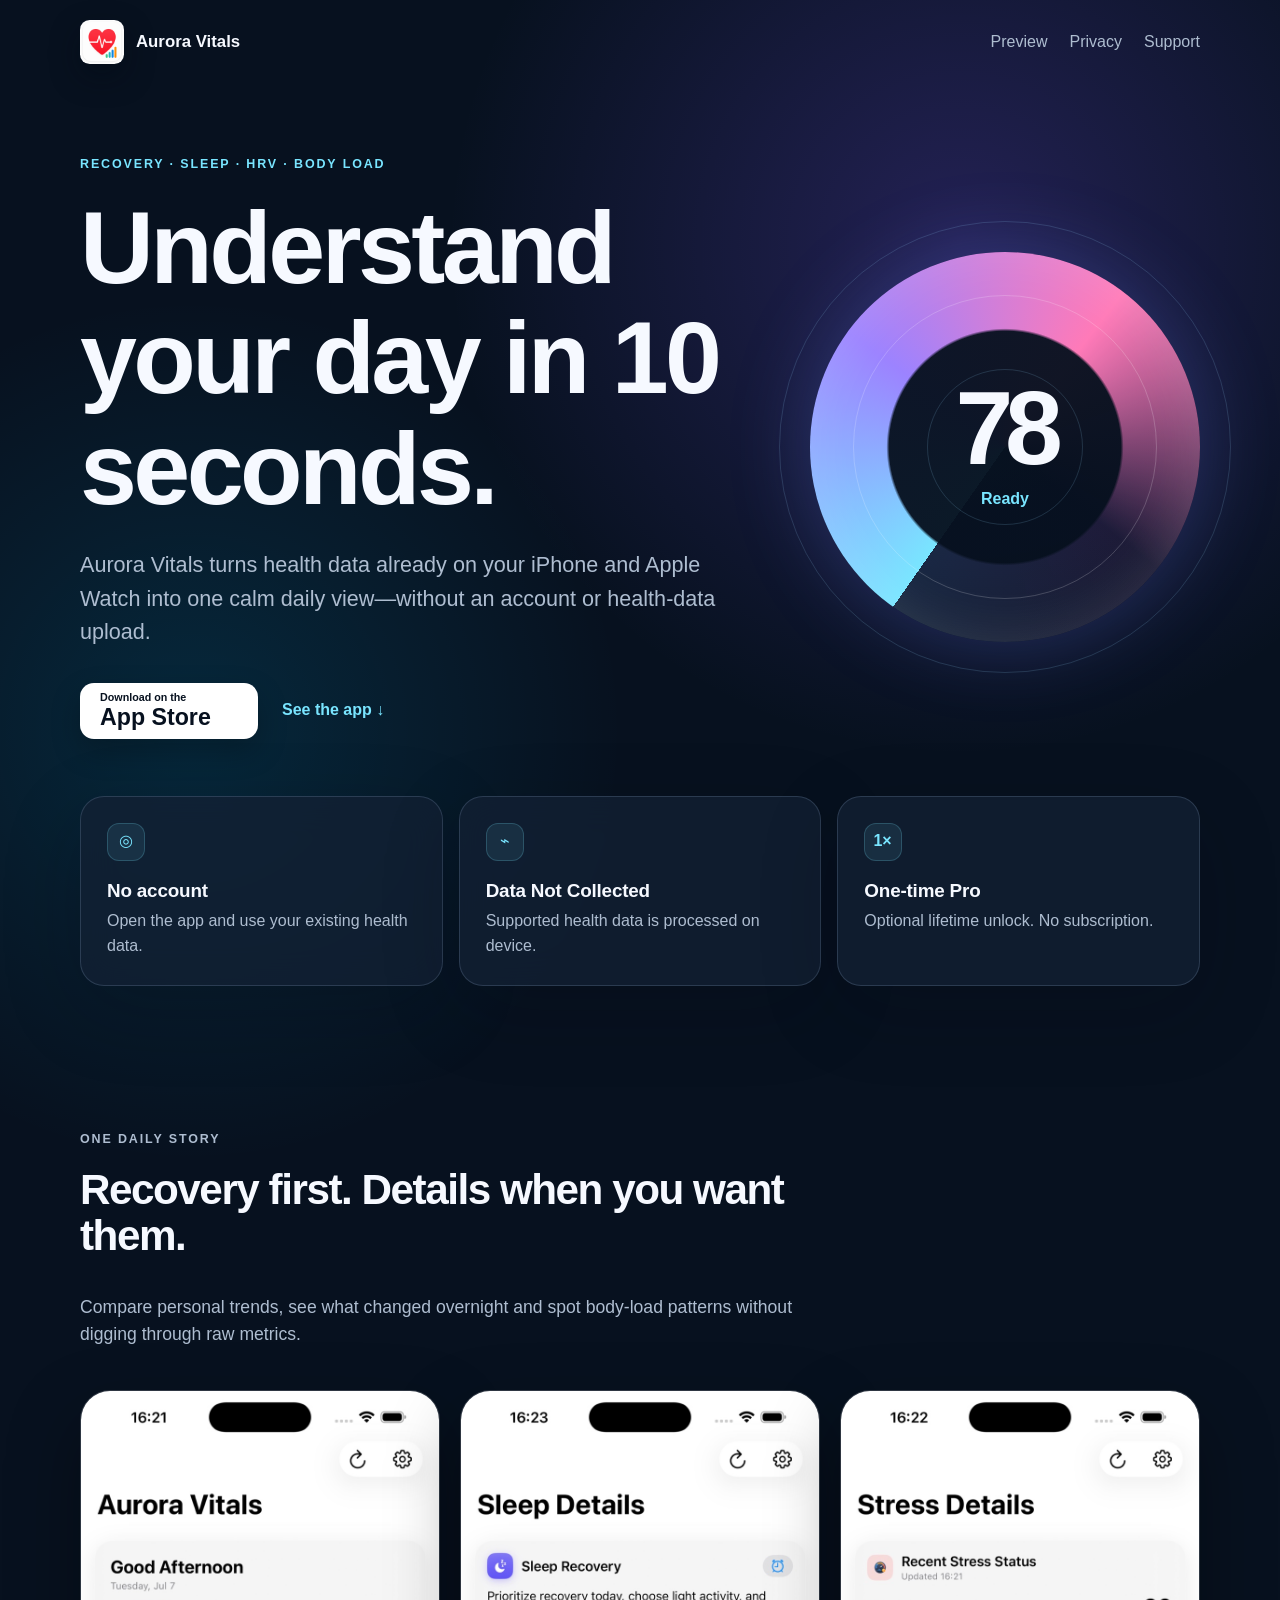
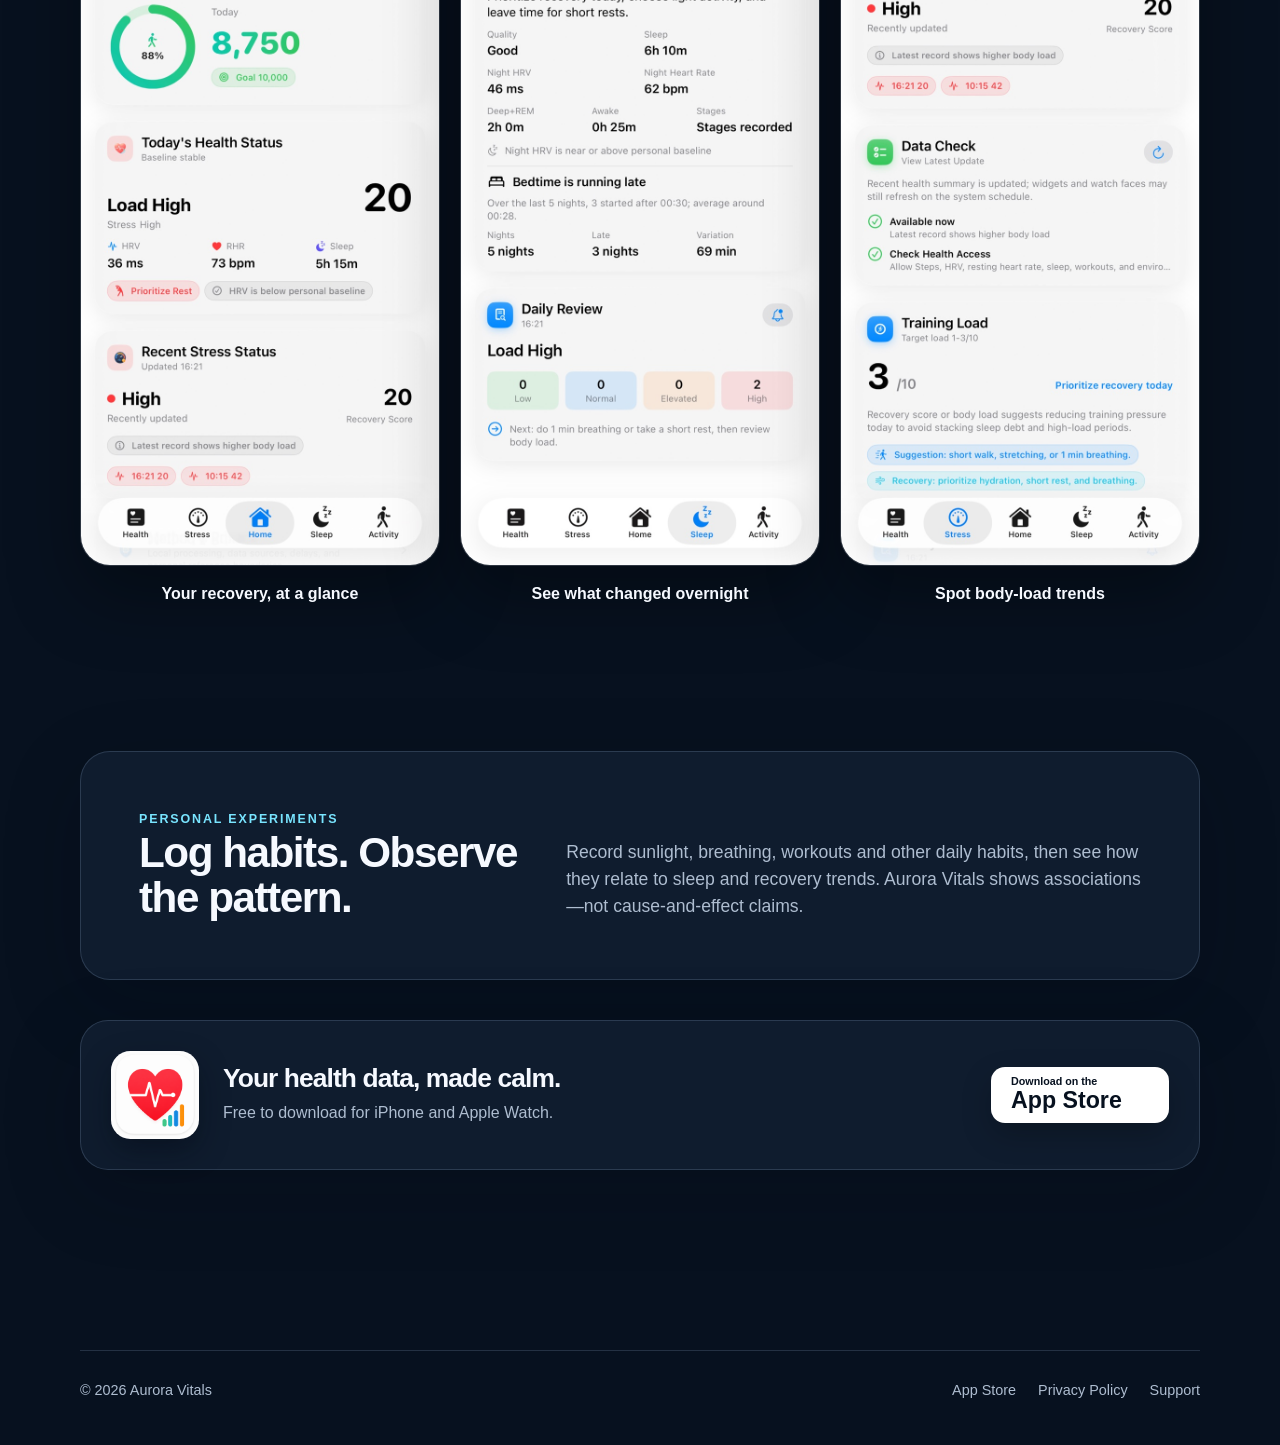
<file: index.html>
<!doctype html>
<html lang="en">
<head>
  <meta charset="utf-8">
  <meta name="viewport" content="width=device-width, initial-scale=1">
  <title>Aurora Vitals — Recovery, Sleep &amp; Body Load</title>
  <meta name="description" content="See recovery, sleep, HRV and body load in one calm daily view. No account; health data stays on device.">
  <meta name="apple-itunes-app" content="app-id=6788286836">
  <link rel="canonical" href="https://atalia.github.io/health-care-pages/">
  <link rel="icon" href="./assets/app-icon.png">
  <link rel="apple-touch-icon" href="./assets/app-icon.png">
  <meta property="og:type" content="website">
  <meta property="og:site_name" content="Aurora Vitals">
  <meta property="og:title" content="Aurora Vitals — Recovery at a glance">
  <meta property="og:description" content="Understand recovery, sleep and body load in 10 seconds. No account; health data stays on device.">
  <meta property="og:url" content="https://atalia.github.io/health-care-pages/">
  <meta property="og:image" content="https://atalia.github.io/health-care-pages/assets/aurora-vitals-og.png">
  <meta property="og:image:width" content="1200">
  <meta property="og:image:height" content="630">
  <meta property="og:image:alt" content="Aurora Vitals — recovery, sleep and body load at a glance">
  <meta name="twitter:card" content="summary_large_image">
  <link rel="stylesheet" href="./styles.css">
</head>
<body>
  <header class="site-header">
    <a class="brand" href="./" aria-label="Aurora Vitals home">
      <img src="./assets/app-icon.png" alt="" width="44" height="44">
      <span>Aurora Vitals</span>
    </a>
    <nav aria-label="Primary navigation">
      <a href="#preview">Preview</a>
      <a href="./privacy/">Privacy</a>
      <a href="./support/">Support</a>
    </nav>
  </header>

  <main class="landing">
    <section class="hero">
      <div>
        <p class="eyebrow">Recovery · Sleep · HRV · Body load</p>
        <h1>Understand your day in&nbsp;10 seconds.</h1>
        <p class="hero-copy">Aurora Vitals turns health data already on your iPhone and Apple Watch into one calm daily view—without an account or health-data upload.</p>
        <div class="hero-actions">
          <a class="store-button" href="https://apps.apple.com/app/id6788286836" aria-label="Download Aurora Vitals on the App Store">
            <span class="store-button-small">Download on the</span>
            <span class="store-button-large">App Store</span>
          </a>
          <a class="text-link" href="#preview">See the app <span aria-hidden="true">↓</span></a>
        </div>
      </div>
      <div class="aurora-mark" aria-hidden="true">
        <span class="aurora-ring aurora-ring-outer"></span>
        <span class="aurora-ring aurora-ring-inner"></span>
        <span class="aurora-score">78</span>
        <span class="aurora-label">Ready</span>
      </div>
    </section>

    <section class="trust-grid" aria-label="Product commitments">
      <article>
        <span class="trust-icon" aria-hidden="true">◎</span>
        <h2>No account</h2>
        <p>Open the app and use your existing health data.</p>
      </article>
      <article>
        <span class="trust-icon" aria-hidden="true">⌁</span>
        <h2>Data Not Collected</h2>
        <p>Supported health data is processed on device.</p>
      </article>
      <article>
        <span class="trust-icon" aria-hidden="true">1×</span>
        <h2>One-time Pro</h2>
        <p>Optional lifetime unlock. No subscription.</p>
      </article>
    </section>

    <section class="preview" id="preview">
      <div class="section-heading">
        <p class="eyebrow">One daily story</p>
        <h2>Recovery first. Details when you want them.</h2>
        <p>Compare personal trends, see what changed overnight and spot body-load patterns without digging through raw metrics.</p>
      </div>
      <div class="screenshot-grid">
        <figure>
          <img src="./assets/screenshots/recovery.jpg" alt="Aurora Vitals recovery overview" loading="lazy">
          <figcaption>Your recovery, at a glance</figcaption>
        </figure>
        <figure>
          <img src="./assets/screenshots/sleep-hrv.jpg" alt="Aurora Vitals sleep and HRV view" loading="lazy">
          <figcaption>See what changed overnight</figcaption>
        </figure>
        <figure>
          <img src="./assets/screenshots/body-load.jpg" alt="Aurora Vitals body-load trend view" loading="lazy">
          <figcaption>Spot body-load trends</figcaption>
        </figure>
      </div>
    </section>

    <section class="habit-loop">
      <div>
        <p class="eyebrow">Personal experiments</p>
        <h2>Log habits. Observe the pattern.</h2>
      </div>
      <p>Record sunlight, breathing, workouts and other daily habits, then see how they relate to sleep and recovery trends. Aurora Vitals shows associations—not cause-and-effect claims.</p>
    </section>

    <section class="final-cta">
      <img src="./assets/app-icon.png" alt="" width="88" height="88">
      <div>
        <h2>Your health data, made calm.</h2>
        <p>Free to download for iPhone and Apple Watch.</p>
      </div>
      <a class="store-button" href="https://apps.apple.com/app/id6788286836" aria-label="Download Aurora Vitals on the App Store">
        <span class="store-button-small">Download on the</span>
        <span class="store-button-large">App Store</span>
      </a>
    </section>
  </main>

  <footer>
    <span>© 2026 Aurora Vitals</span>
    <nav aria-label="Footer">
      <a href="https://apps.apple.com/app/id6788286836">App Store</a>
      <a href="./privacy/">Privacy Policy</a>
      <a href="./support/">Support</a>
    </nav>
  </footer>
</body>
</html>
</file>
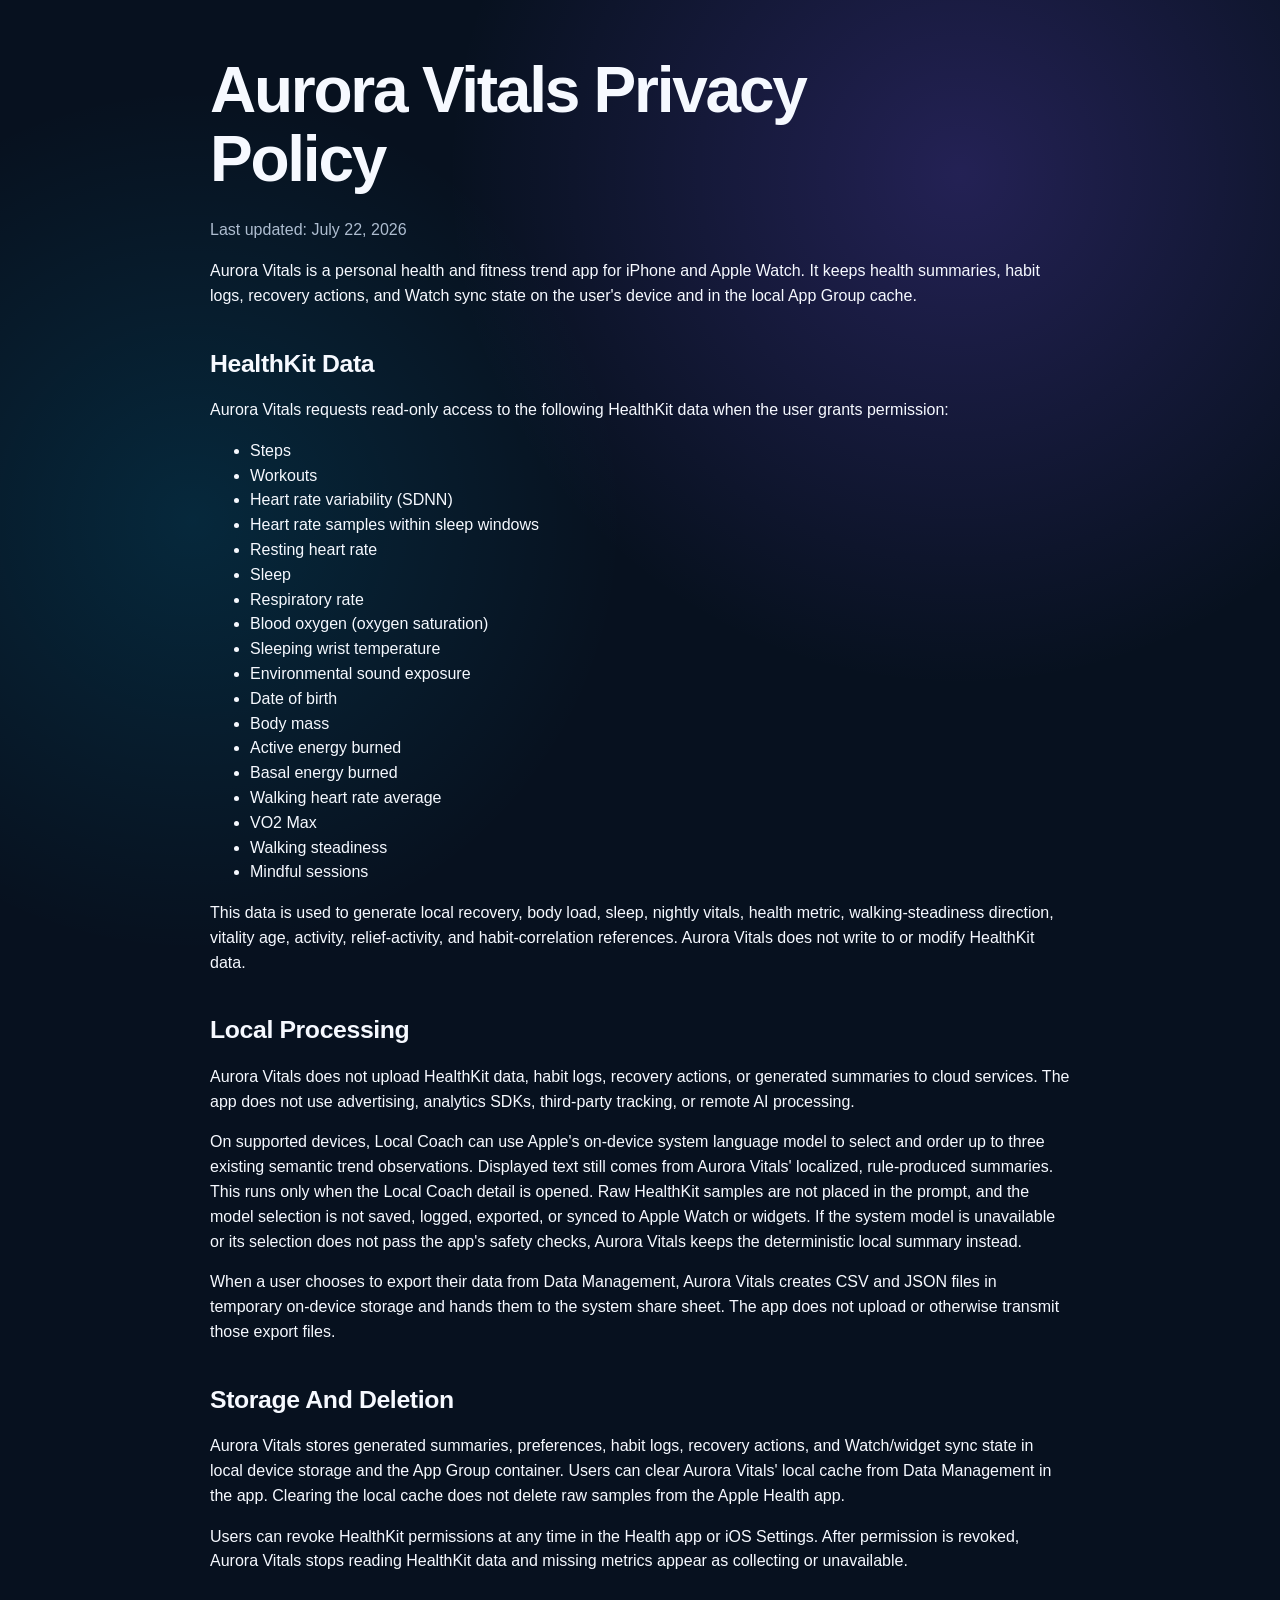
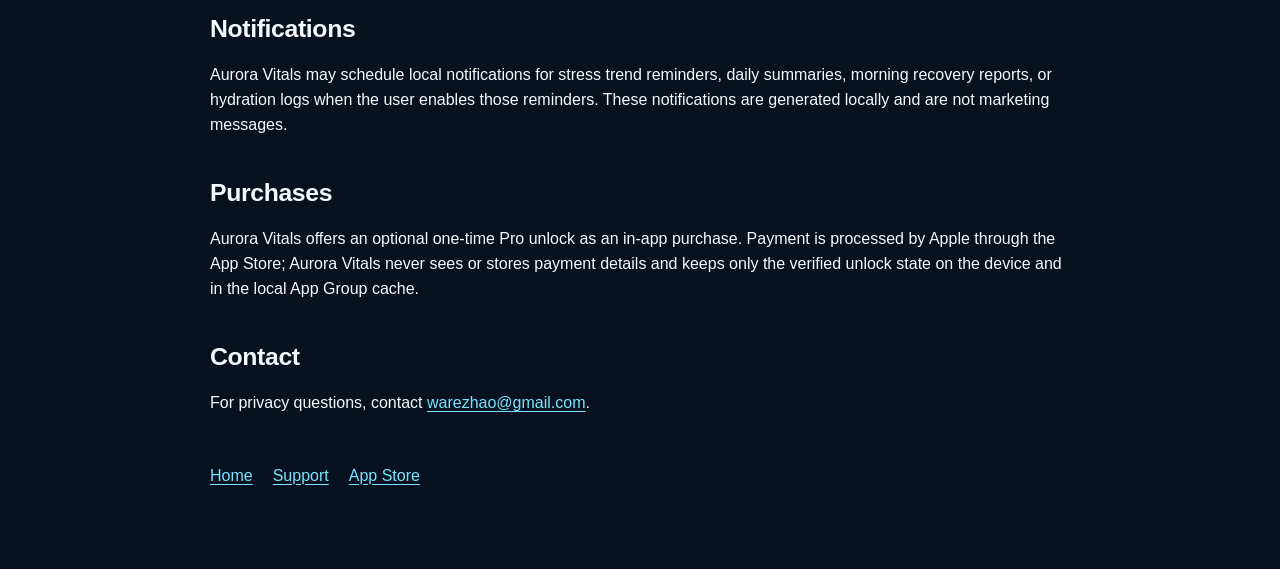
<file: privacy/index.html>
<!doctype html>
<html lang="en">
<head>
  <meta charset="utf-8">
  <meta name="viewport" content="width=device-width, initial-scale=1">
  <title>Aurora Vitals Privacy Policy</title>
  <meta name="description" content="Aurora Vitals privacy policy: no account, no health-data upload, and no third-party tracking.">
  <link rel="canonical" href="https://atalia.github.io/health-care-pages/privacy/">
  <link rel="stylesheet" href="../styles.css">
</head>
<body>
  <main>
    <h1>Aurora Vitals Privacy Policy</h1>
    <p class="meta">Last updated: July 22, 2026</p>

    <p>Aurora Vitals is a personal health and fitness trend app for iPhone and Apple Watch. It keeps health summaries, habit logs, recovery actions, and Watch sync state on the user's device and in the local App Group cache.</p>

    <h2>HealthKit Data</h2>
    <p>Aurora Vitals requests read-only access to the following HealthKit data when the user grants permission:</p>
    <ul>
      <li>Steps</li>
      <li>Workouts</li>
      <li>Heart rate variability (SDNN)</li>
      <li>Heart rate samples within sleep windows</li>
      <li>Resting heart rate</li>
      <li>Sleep</li>
      <li>Respiratory rate</li>
      <li>Blood oxygen (oxygen saturation)</li>
      <li>Sleeping wrist temperature</li>
      <li>Environmental sound exposure</li>
      <li>Date of birth</li>
      <li>Body mass</li>
      <li>Active energy burned</li>
      <li>Basal energy burned</li>
      <li>Walking heart rate average</li>
      <li>VO2 Max</li>
      <li>Walking steadiness</li>
      <li>Mindful sessions</li>
    </ul>
    <p>This data is used to generate local recovery, body load, sleep, nightly vitals, health metric, walking-steadiness direction, vitality age, activity, relief-activity, and habit-correlation references. Aurora Vitals does not write to or modify HealthKit data.</p>

    <h2>Local Processing</h2>
    <p>Aurora Vitals does not upload HealthKit data, habit logs, recovery actions, or generated summaries to cloud services. The app does not use advertising, analytics SDKs, third-party tracking, or remote AI processing.</p>
    <p>On supported devices, Local Coach can use Apple's on-device system language model to select and order up to three existing semantic trend observations. Displayed text still comes from Aurora Vitals' localized, rule-produced summaries. This runs only when the Local Coach detail is opened. Raw HealthKit samples are not placed in the prompt, and the model selection is not saved, logged, exported, or synced to Apple Watch or widgets. If the system model is unavailable or its selection does not pass the app's safety checks, Aurora Vitals keeps the deterministic local summary instead.</p>
    <p>When a user chooses to export their data from Data Management, Aurora Vitals creates CSV and JSON files in temporary on-device storage and hands them to the system share sheet. The app does not upload or otherwise transmit those export files.</p>

    <h2>Storage And Deletion</h2>
    <p>Aurora Vitals stores generated summaries, preferences, habit logs, recovery actions, and Watch/widget sync state in local device storage and the App Group container. Users can clear Aurora Vitals' local cache from Data Management in the app. Clearing the local cache does not delete raw samples from the Apple Health app.</p>
    <p>Users can revoke HealthKit permissions at any time in the Health app or iOS Settings. After permission is revoked, Aurora Vitals stops reading HealthKit data and missing metrics appear as collecting or unavailable.</p>

    <h2>Notifications</h2>
    <p>Aurora Vitals may schedule local notifications for stress trend reminders, daily summaries, morning recovery reports, or hydration logs when the user enables those reminders. These notifications are generated locally and are not marketing messages.</p>

    <h2>Purchases</h2>
    <p>Aurora Vitals offers an optional one-time Pro unlock as an in-app purchase. Payment is processed by Apple through the App Store; Aurora Vitals never sees or stores payment details and keeps only the verified unlock state on the device and in the local App Group cache.</p>

    <h2>Contact</h2>
    <p>For privacy questions, contact <a href="mailto:warezhao@gmail.com">warezhao@gmail.com</a>.</p>

    <nav aria-label="Footer">
      <a href="../">Home</a>
      <a href="../support/">Support</a>
      <a href="https://apps.apple.com/app/id6788286836">App Store</a>
    </nav>
  </main>
</body>
</html>
</file>
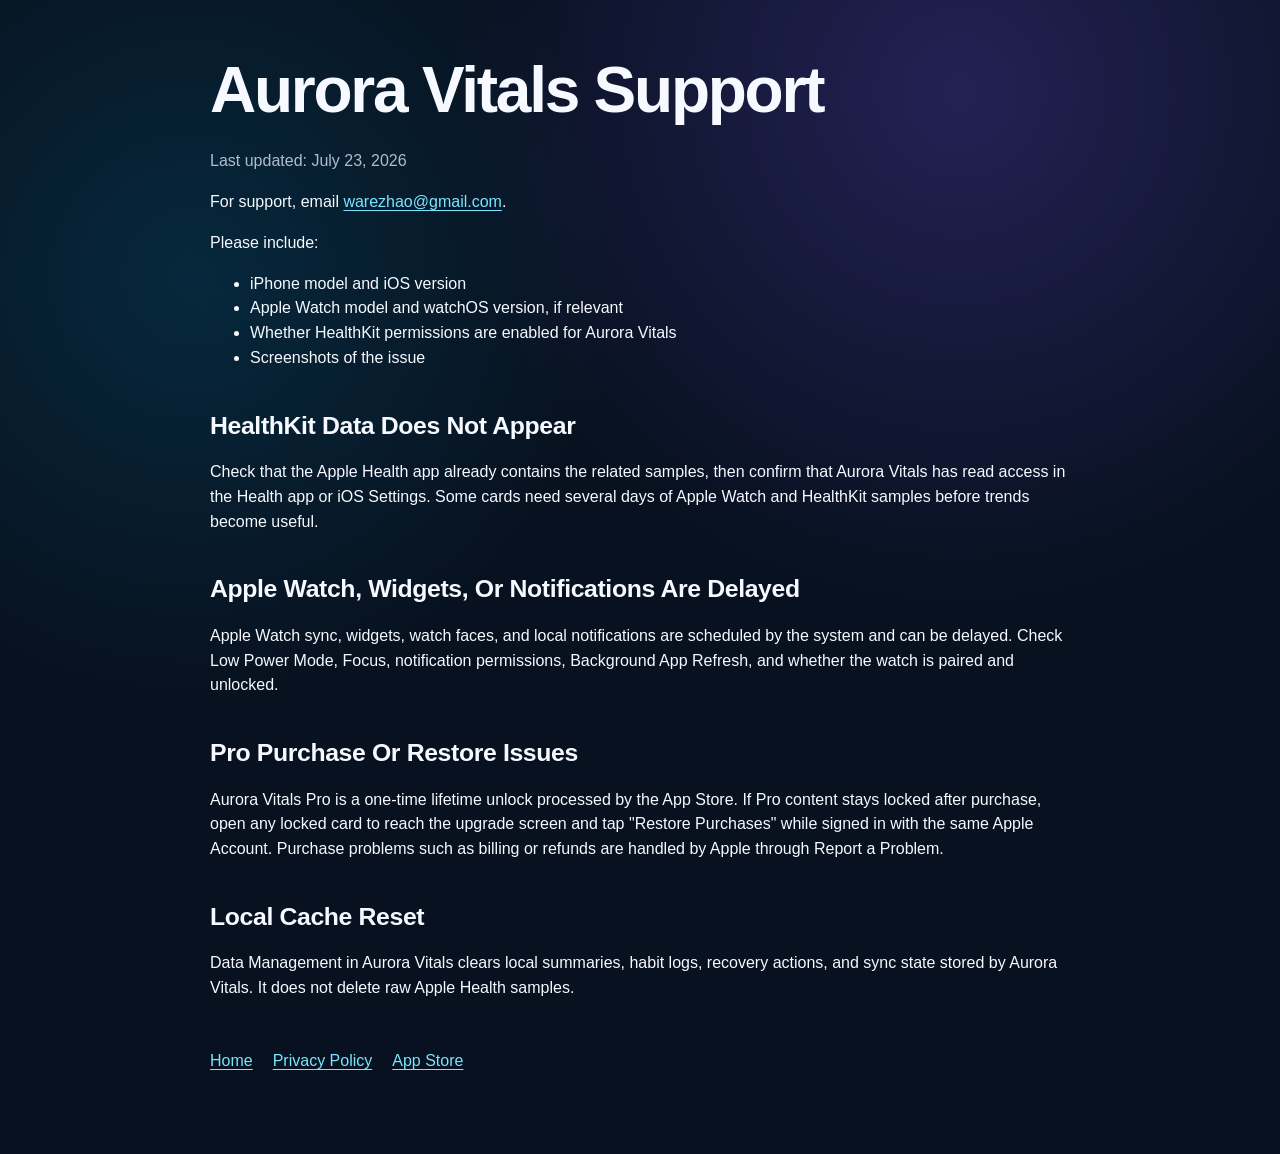
<file: support/index.html>
<!doctype html>
<html lang="en">
<head>
  <meta charset="utf-8">
  <meta name="viewport" content="width=device-width, initial-scale=1">
  <title>Aurora Vitals Support</title>
  <meta name="description" content="Get help with Aurora Vitals health data, Apple Watch sync, notifications, Pro purchases, and local data.">
  <link rel="canonical" href="https://atalia.github.io/health-care-pages/support/">
  <link rel="stylesheet" href="../styles.css">
</head>
<body>
  <main>
    <h1>Aurora Vitals Support</h1>
    <p class="meta">Last updated: July 23, 2026</p>

    <p>For support, email <a href="mailto:warezhao@gmail.com">warezhao@gmail.com</a>.</p>
    <p>Please include:</p>
    <ul>
      <li>iPhone model and iOS version</li>
      <li>Apple Watch model and watchOS version, if relevant</li>
      <li>Whether HealthKit permissions are enabled for Aurora Vitals</li>
      <li>Screenshots of the issue</li>
    </ul>

    <h2>HealthKit Data Does Not Appear</h2>
    <p>Check that the Apple Health app already contains the related samples, then confirm that Aurora Vitals has read access in the Health app or iOS Settings. Some cards need several days of Apple Watch and HealthKit samples before trends become useful.</p>

    <h2>Apple Watch, Widgets, Or Notifications Are Delayed</h2>
    <p>Apple Watch sync, widgets, watch faces, and local notifications are scheduled by the system and can be delayed. Check Low Power Mode, Focus, notification permissions, Background App Refresh, and whether the watch is paired and unlocked.</p>

    <h2>Pro Purchase Or Restore Issues</h2>
    <p>Aurora Vitals Pro is a one-time lifetime unlock processed by the App Store. If Pro content stays locked after purchase, open any locked card to reach the upgrade screen and tap "Restore Purchases" while signed in with the same Apple Account. Purchase problems such as billing or refunds are handled by Apple through Report a Problem.</p>

    <h2>Local Cache Reset</h2>
    <p>Data Management in Aurora Vitals clears local summaries, habit logs, recovery actions, and sync state stored by Aurora Vitals. It does not delete raw Apple Health samples.</p>

    <nav aria-label="Footer">
      <a href="../">Home</a>
      <a href="../privacy/">Privacy Policy</a>
      <a href="https://apps.apple.com/app/id6788286836">App Store</a>
    </nav>
  </main>
</body>
</html>
</file>
<file: styles.css>
:root {
  color-scheme: dark;
  font-family: -apple-system, BlinkMacSystemFont, "SF Pro Display", "Segoe UI", sans-serif;
  font-synthesis: none;
  --bg: #07111f;
  --surface: rgba(19, 32, 52, 0.78);
  --surface-strong: #13243b;
  --line: rgba(184, 218, 255, 0.16);
  --text: #f6f9ff;
  --muted: #aebdd0;
  --cyan: #79e5ff;
  --violet: #9c83ff;
  --pink: #ff7ab8;
}

* {
  box-sizing: border-box;
}

html {
  scroll-behavior: smooth;
}

body {
  min-height: 100vh;
  margin: 0;
  color: var(--text);
  background:
    radial-gradient(circle at 75% 8%, rgba(126, 85, 255, 0.24), transparent 32rem),
    radial-gradient(circle at 15% 24%, rgba(0, 198, 255, 0.13), transparent 27rem),
    var(--bg);
  line-height: 1.55;
}

a {
  color: var(--cyan);
  text-underline-offset: 0.2em;
}

.site-header,
footer {
  width: min(1120px, calc(100% - 40px));
  margin: 0 auto;
  display: flex;
  align-items: center;
  justify-content: space-between;
  gap: 24px;
}

.site-header {
  min-height: 84px;
}

.site-header nav,
footer nav {
  display: flex;
  flex-wrap: wrap;
  gap: 22px;
}

.site-header nav a,
footer a {
  color: var(--muted);
  text-decoration: none;
}

.site-header nav a:hover,
footer a:hover {
  color: var(--text);
}

.brand {
  display: inline-flex;
  align-items: center;
  gap: 12px;
  color: var(--text);
  font-size: 1.05rem;
  font-weight: 700;
  text-decoration: none;
}

.brand img,
.final-cta img {
  border-radius: 22%;
  box-shadow: 0 12px 30px rgba(3, 9, 18, 0.42);
}

main {
  width: min(860px, calc(100% - 40px));
  margin: 0 auto;
  padding: 56px 0 80px;
}

main.landing {
  width: min(1120px, calc(100% - 40px));
  padding-top: 48px;
}

h1,
h2 {
  margin-top: 0;
  letter-spacing: -0.035em;
  line-height: 1.08;
}

h1 {
  max-width: 760px;
  margin-bottom: 24px;
  font-size: clamp(3.25rem, 8vw, 6.7rem);
}

h2 {
  font-size: clamp(1.7rem, 3.3vw, 3rem);
}

p,
li {
  font-size: 1rem;
}

.meta,
.section-heading > p,
.hero-copy,
.habit-loop > p,
.final-cta p,
footer {
  color: var(--muted);
}

.hero {
  min-height: 630px;
  display: grid;
  grid-template-columns: minmax(0, 1fr) minmax(260px, 390px);
  align-items: center;
  gap: clamp(40px, 7vw, 100px);
}

.eyebrow {
  margin: 0 0 18px;
  color: var(--cyan);
  font-size: 0.78rem;
  font-weight: 700;
  letter-spacing: 0.15em;
  text-transform: uppercase;
}

.hero-copy {
  max-width: 680px;
  margin: 0;
  font-size: clamp(1.1rem, 2vw, 1.35rem);
}

.hero-actions {
  margin-top: 34px;
  display: flex;
  align-items: center;
  flex-wrap: wrap;
  gap: 24px;
}

.store-button {
  min-width: 178px;
  padding: 9px 20px 10px;
  display: inline-grid;
  color: #07111f;
  background: #fff;
  border-radius: 14px;
  line-height: 1;
  text-decoration: none;
  box-shadow: 0 12px 30px rgba(0, 0, 0, 0.24);
}

.store-button:hover {
  transform: translateY(-1px);
}

.store-button-small {
  font-size: 0.67rem;
  font-weight: 600;
}

.store-button-large {
  margin-top: 3px;
  font-size: 1.45rem;
  font-weight: 700;
}

.text-link {
  font-weight: 700;
  text-decoration: none;
}

.aurora-mark {
  position: relative;
  aspect-ratio: 1;
  display: grid;
  place-content: center;
  border-radius: 50%;
  background:
    radial-gradient(circle, rgba(7, 17, 31, 0.96) 0 42%, transparent 43%),
    conic-gradient(from 215deg, var(--cyan), var(--violet), var(--pink), rgba(255, 122, 184, 0.05) 76%, rgba(121, 229, 255, 0.08));
  box-shadow:
    0 0 80px rgba(107, 132, 255, 0.25),
    inset 0 0 60px rgba(255, 255, 255, 0.12);
}

.aurora-mark::before {
  content: "";
  position: absolute;
  inset: 11%;
  border-radius: inherit;
  border: 1px solid rgba(255, 255, 255, 0.19);
}

.aurora-ring {
  position: absolute;
  border: 1px solid rgba(149, 216, 255, 0.16);
  border-radius: 50%;
}

.aurora-ring-outer {
  inset: -8%;
}

.aurora-ring-inner {
  inset: 30%;
}

.aurora-score,
.aurora-label {
  position: relative;
  z-index: 1;
  text-align: center;
}

.aurora-score {
  font-size: clamp(4rem, 9vw, 6.5rem);
  font-weight: 730;
  letter-spacing: -0.08em;
  line-height: 0.9;
}

.aurora-label {
  margin-top: 12px;
  color: var(--cyan);
  font-weight: 700;
}

.trust-grid {
  margin: 34px 0 144px;
  display: grid;
  grid-template-columns: repeat(3, 1fr);
  gap: 16px;
}

.trust-grid article,
.habit-loop,
.final-cta {
  border: 1px solid var(--line);
  background: var(--surface);
  box-shadow: 0 24px 80px rgba(2, 8, 18, 0.2);
  backdrop-filter: blur(18px);
}

.trust-grid article {
  padding: 26px;
  border-radius: 24px;
}

.trust-grid h2 {
  margin: 20px 0 8px;
  font-size: 1.18rem;
  letter-spacing: -0.01em;
}

.trust-grid p {
  margin: 0;
  color: var(--muted);
}

.trust-icon {
  width: 38px;
  height: 38px;
  display: grid;
  place-items: center;
  color: var(--cyan);
  background: rgba(121, 229, 255, 0.09);
  border: 1px solid rgba(121, 229, 255, 0.2);
  border-radius: 12px;
  font-weight: 750;
}

.section-heading {
  max-width: 740px;
  margin-bottom: 42px;
}

.section-heading > p:last-child {
  font-size: 1.1rem;
}

.screenshot-grid {
  display: grid;
  grid-template-columns: repeat(3, minmax(0, 1fr));
  gap: 20px;
}

figure {
  margin: 0;
  min-width: 0;
}

figure img {
  width: 100%;
  display: block;
  border: 1px solid rgba(255, 255, 255, 0.16);
  border-radius: 30px;
  box-shadow: 0 30px 70px rgba(0, 0, 0, 0.34);
}

figcaption {
  margin-top: 16px;
  color: var(--text);
  font-weight: 700;
  text-align: center;
}

.habit-loop {
  margin: 144px 0 40px;
  padding: clamp(30px, 5vw, 58px);
  display: grid;
  grid-template-columns: 0.8fr 1.2fr;
  gap: 44px;
  border-radius: 30px;
}

.habit-loop h2,
.habit-loop p {
  margin-bottom: 0;
}

.habit-loop > p {
  align-self: end;
  font-size: 1.1rem;
}

.final-cta {
  margin-bottom: 100px;
  padding: 30px;
  display: grid;
  grid-template-columns: auto 1fr auto;
  align-items: center;
  gap: 24px;
  border-radius: 28px;
}

.final-cta h2,
.final-cta p {
  margin: 0;
}

.final-cta h2 {
  margin-bottom: 8px;
  font-size: 1.65rem;
}

footer {
  padding: 28px 0 44px;
  border-top: 1px solid var(--line);
  font-size: 0.9rem;
}

main:not(.landing) h1 {
  font-size: clamp(2.2rem, 7vw, 4rem);
}

main:not(.landing) h2 {
  margin-top: 42px;
  font-size: 1.55rem;
  letter-spacing: -0.015em;
}

main:not(.landing) nav {
  margin-top: 48px;
  display: flex;
  flex-wrap: wrap;
  gap: 20px;
}

@media (max-width: 800px) {
  .site-header {
    min-height: 74px;
  }

  .site-header nav a:first-child {
    display: none;
  }

  .hero {
    min-height: auto;
    padding: 80px 0 110px;
    grid-template-columns: 1fr;
  }

  .aurora-mark {
    width: min(80vw, 370px);
    justify-self: center;
  }

  .trust-grid {
    margin-bottom: 110px;
    grid-template-columns: 1fr;
  }

  .screenshot-grid {
    grid-template-columns: repeat(3, 72vw);
    margin-right: -20px;
    padding-right: 20px;
    overflow-x: auto;
    scroll-snap-type: x mandatory;
  }

  .screenshot-grid figure {
    scroll-snap-align: center;
  }

  .habit-loop,
  .final-cta {
    grid-template-columns: 1fr;
  }

  .final-cta .store-button {
    justify-self: start;
  }

  footer {
    align-items: flex-start;
    flex-direction: column;
  }
}

@media (prefers-reduced-motion: reduce) {
  html {
    scroll-behavior: auto;
  }

  .store-button:hover {
    transform: none;
  }
}
</file>
